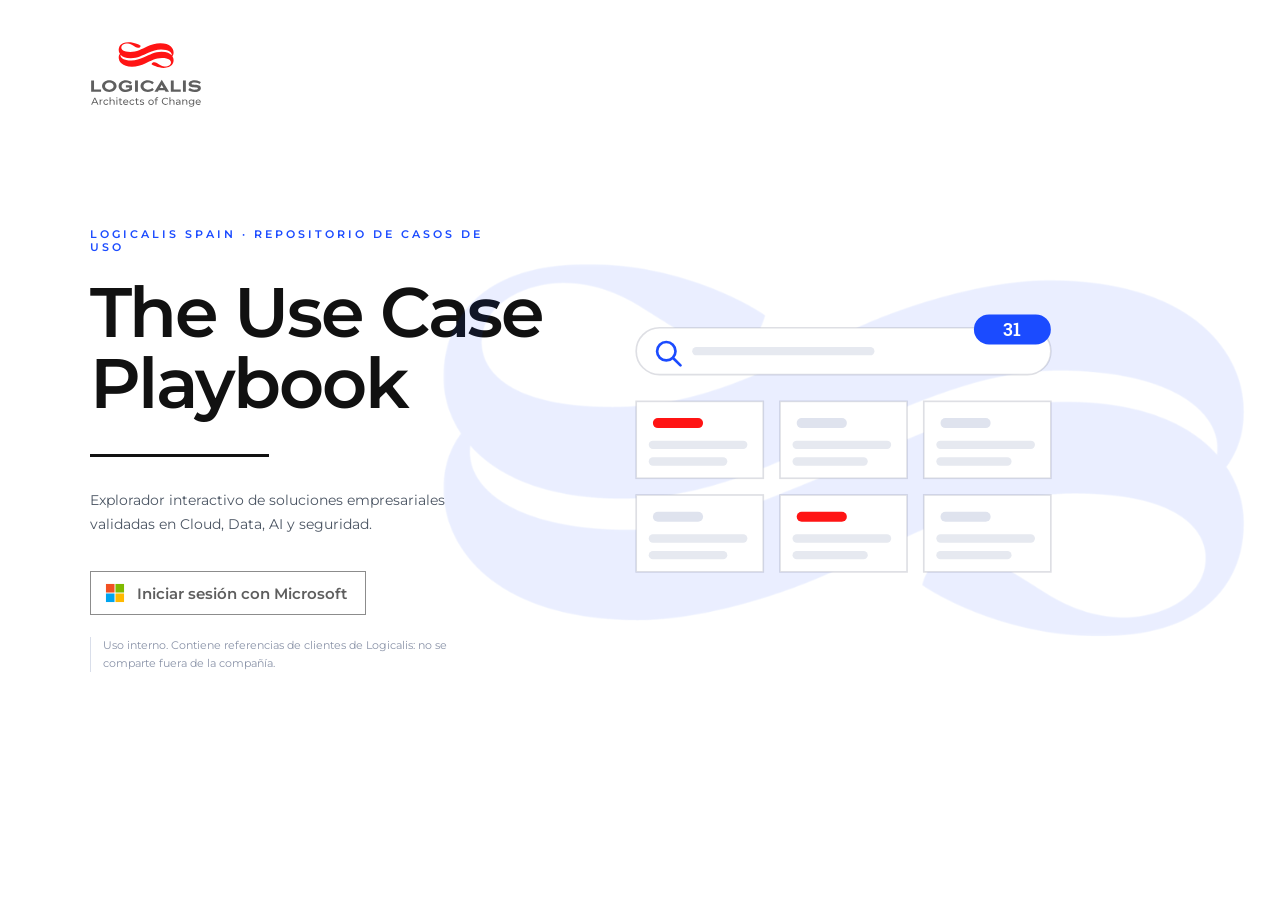
<file: index.html>
<!doctype html>
<html lang="es">
<head>
  <meta charset="utf-8">
  <meta name="viewport" content="width=device-width, initial-scale=1">
  <title>The Use Case Playbook · Logicalis Spain</title>
  <meta name="description" content="Repositorio de casos de uso de Data e IA de Logicalis Spain. Uso interno.">
  <link rel="icon" href="assets/isotipo-logicalis.png" type="image/png">
  <link rel="preconnect" href="https://fonts.googleapis.com">
  <link rel="preconnect" href="https://fonts.gstatic.com" crossorigin>
  <link href="https://fonts.googleapis.com/css2?family=Montserrat:wght@400;500;600;700&family=Roboto+Slab:wght@600&display=swap" rel="stylesheet">
  <link rel="stylesheet" href="portada.css?v=85195af78_1790085496">
</head>
<body>

  <!-- La portada: dos mitades sobre blanco. El botón de Microsoft lleva al inicio; el SSO de
       verdad (Entra ID) llegará con el despliegue, y el botón ya tiene la animación que tendrá. -->
  <section id="cover" aria-label="Portada">

    <aside class="cv-izq">
      <img class="cv-izq-logo" src="assets/logicalis-logo-rgb.svg" alt="Logicalis · Architects of Change">
      <div class="cv-izq-cuerpo">
        <p class="cv-izq-kicker">Logicalis Spain · Repositorio de casos de uso</p>
        <h1 class="cv-izq-h1">The Use Case<br>Playbook</h1>
        <div class="cv-izq-rule" aria-hidden="true"></div>
        <p class="cv-izq-txt">Explorador interactivo de soluciones empresariales<br>validadas en Cloud, Data, AI y seguridad.</p>
        <button class="cv-sso" id="cv-sso" type="button">
          <span class="ms"><svg viewBox="0 0 21 21" aria-hidden="true"><rect x="1" y="1" width="9" height="9" fill="#F25022"/>
            <rect x="11" y="1" width="9" height="9" fill="#7FBA00"/><rect x="1" y="11" width="9" height="9" fill="#00A4EF"/>
            <rect x="11" y="11" width="9" height="9" fill="#FFB900"/></svg><span class="anillo" aria-hidden="true"></span></span>
          <span class="txt">Iniciar sesión con Microsoft</span>
        </button>
        <p class="cv-izq-pie">Uso interno. Contiene referencias de clientes de Logicalis: no se comparte fuera de la compañía.</p>
      </div>
    </aside>

    <div class="cv-der" aria-hidden="true">
      <div class="cv-repo">
        <div class="cv-bloque">
          <div class="cv-wm"></div>
          <!-- la ilustración del explorador: el buscador, seis fichas y el contador de casos -->
          <svg class="cv-il" viewBox="0 0 320 190">
            <rect class="card" x="36" y="22" width="248" height="28" rx="14"/>
            <circle class="ico" cx="54" cy="36" r="5.5"/><path class="ico" d="M58.5 40.5l4 4"/>
            <line class="ln s" x1="72" y1="36" x2="176" y2="36"/>
            <rect class="card" x="36" y="66" width="76" height="46" rx="0"/>
            <rect class="bar b" x="46" y="76" width="30" height="6" rx="3"/><line class="ln s" x1="46" y1="92" x2="100" y2="92"/><line class="ln s" x1="46" y1="102" x2="88" y2="102"/>
            <rect class="card" x="122" y="66" width="76" height="46" rx="0"/>
            <rect class="bar" x="132" y="76" width="30" height="6" rx="3"/><line class="ln s" x1="132" y1="92" x2="186" y2="92"/><line class="ln s" x1="132" y1="102" x2="172" y2="102"/>
            <rect class="card" x="208" y="66" width="76" height="46" rx="0"/>
            <rect class="bar" x="218" y="76" width="30" height="6" rx="3"/><line class="ln s" x1="218" y1="92" x2="272" y2="92"/><line class="ln s" x1="218" y1="102" x2="258" y2="102"/>
            <rect class="card" x="36" y="122" width="76" height="46" rx="0"/>
            <rect class="bar" x="46" y="132" width="30" height="6" rx="3"/><line class="ln s" x1="46" y1="148" x2="100" y2="148"/><line class="ln s" x1="46" y1="158" x2="88" y2="158"/>
            <rect class="card" x="122" y="122" width="76" height="46" rx="0"/>
            <rect class="bar b" x="132" y="132" width="30" height="6" rx="3"/><line class="ln s" x1="132" y1="148" x2="186" y2="148"/><line class="ln s" x1="132" y1="158" x2="172" y2="158"/>
            <rect class="card" x="208" y="122" width="76" height="46" rx="0"/>
            <rect class="bar" x="218" y="132" width="30" height="6" rx="3"/><line class="ln s" x1="218" y1="148" x2="272" y2="148"/><line class="ln s" x1="218" y1="158" x2="258" y2="158"/>
            <rect class="pill" x="238" y="14" width="46" height="18" rx="9"/>
            <text id="cv-n" x="261" y="27" text-anchor="middle" font-family="Roboto Slab,serif" font-weight="600" font-size="11">31</text>
          </svg>
        </div>
      </div>
    </div>

  </section>

  <script src="portada.js?v=85195af78_1790085496"></script>
</body>
</html>
</file>
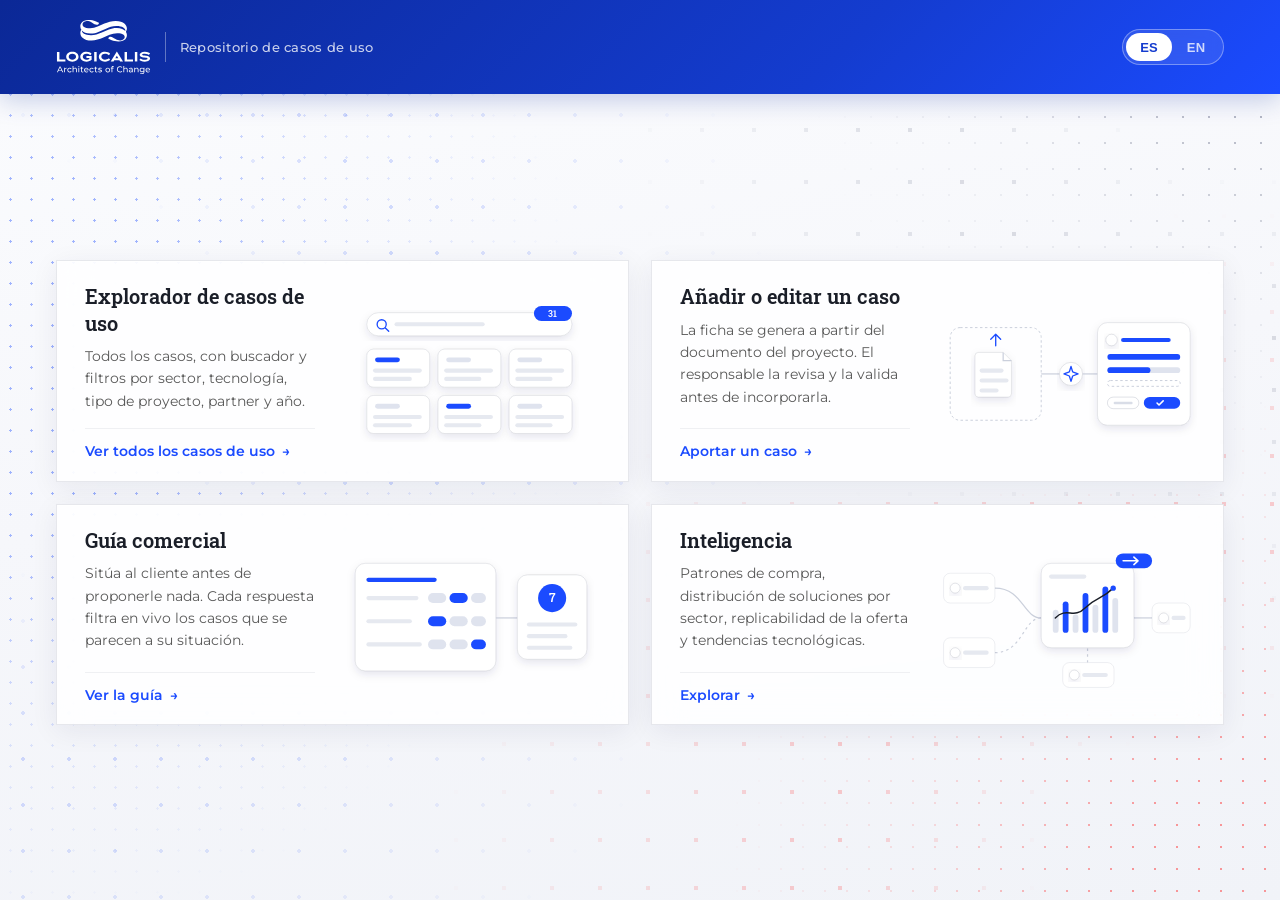
<file: inicio.html>
<!doctype html>
<html lang="es">
<head>
  <meta charset="utf-8">
  <meta name="viewport" content="width=device-width, initial-scale=1">
  <title>Inicio · The Use Case Playbook · Logicalis Spain</title>
  <link rel="icon" href="assets/isotipo-logicalis.png" type="image/png">
  <link rel="preconnect" href="https://fonts.googleapis.com">
  <link rel="preconnect" href="https://fonts.gstatic.com" crossorigin>
  <link href="https://fonts.googleapis.com/css2?family=Roboto+Slab:wght@400;500;600;700&family=Montserrat:wght@300;400;500;600;700;800&display=swap" rel="stylesheet">
  <link rel="stylesheet" href="styles.css?v=85195af78_1790085496">
  <link rel="stylesheet" href="inicio.css?v=85195af78_1790085496">
</head>
<body>

  <a href="#main-content" class="skip-link" data-i18n="skip">Saltar al contenido principal</a>

  <!-- el fondo del catálogo, para que las tres páginas sean la misma casa -->
  <div class="bgfx" aria-hidden="true">
    <span class="dfz z1"></span><span class="dfz z1b"></span>
    <span class="dfz z2"></span><span class="dfz z2b"></span>
    <span class="dfz z3"></span><span class="dfz z3b"></span>
  </div>

  <!-- la misma cabecera que el explorador -->
  <header>
    <div class="brandbar">
      <div class="titleblock">
        <a href="index.html" aria-label="Portada"><img class="brand-logo-img" src="assets/logicalis-logo-rgb.svg" alt="Logicalis - Architects of Change"></a>
        <span class="tsep" aria-hidden="true"></span>
        <p data-i18n="eyebrow">Repositorio de casos de uso</p>
      </div>
      <nav class="langpill" aria-label="Selector de idioma">
        <button type="button" class="lang-btn active" data-lang="es" aria-pressed="true">ES</button>
        <button type="button" class="lang-btn" data-lang="en" aria-pressed="false">EN</button>
      </nav>
    </div>
  </header>

  <main id="main-content" class="inicio">
    <div class="destinos">

      <a class="destino" id="ir-explorador" href="explorador.html">
        <h3 data-i18n="explorador.h">Explorador de casos de uso</h3>
        <p class="dsub" data-i18n="explorador.p">Todos los casos, con buscador y filtros por sector, tecnología, tipo de proyecto, partner y año.</p>
        <span class="dil"><svg class="il s7" viewBox="0 0 320 190" aria-hidden="true">
          <defs><filter id="som7" x="-10%" y="-10%" width="120%" height="130%"><feDropShadow dx="0" dy="4" stdDeviation="5" flood-color="#162044" flood-opacity=".10"/></filter></defs>
          <rect class="card" x="36" y="22" width="248" height="28" rx="14"/>
          <circle class="ico" cx="54" cy="36" r="5.5"/><path class="ico" d="M58.5 40.5l4 4"/>
          <line class="ln s" x1="72" y1="36" x2="176" y2="36"/>
          <rect class="card" x="36" y="66" width="76" height="46" rx="8"/>
          <rect class="bar b" x="46" y="76" width="30" height="6" rx="3"/><line class="ln s" x1="46" y1="92" x2="100" y2="92"/><line class="ln s" x1="46" y1="102" x2="88" y2="102"/>
          <rect class="card" x="122" y="66" width="76" height="46" rx="8"/>
          <rect class="bar" x="132" y="76" width="30" height="6" rx="3"/><line class="ln s" x1="132" y1="92" x2="186" y2="92"/><line class="ln s" x1="132" y1="102" x2="172" y2="102"/>
          <rect class="card" x="208" y="66" width="76" height="46" rx="8"/>
          <rect class="bar" x="218" y="76" width="30" height="6" rx="3"/><line class="ln s" x1="218" y1="92" x2="272" y2="92"/><line class="ln s" x1="218" y1="102" x2="258" y2="102"/>
          <rect class="card" x="36" y="122" width="76" height="46" rx="8"/>
          <rect class="bar" x="46" y="132" width="30" height="6" rx="3"/><line class="ln s" x1="46" y1="148" x2="100" y2="148"/><line class="ln s" x1="46" y1="158" x2="88" y2="158"/>
          <rect class="card" x="122" y="122" width="76" height="46" rx="8"/>
          <rect class="bar b" x="132" y="132" width="30" height="6" rx="3"/><line class="ln s" x1="132" y1="148" x2="186" y2="148"/><line class="ln s" x1="132" y1="158" x2="172" y2="158"/>
          <rect class="card" x="208" y="122" width="76" height="46" rx="8"/>
          <rect class="bar" x="218" y="132" width="30" height="6" rx="3"/><line class="ln s" x1="218" y1="148" x2="272" y2="148"/><line class="ln s" x1="218" y1="158" x2="258" y2="158"/>
          <rect class="pill" x="238" y="14" width="46" height="18" rx="9"/>
          <text id="in-n" x="261" y="27" text-anchor="middle" font-family="Roboto Slab,serif" font-weight="600" font-size="11" fill="#fff">31</text>
        </svg></span>
        <span class="dcta"><span data-i18n="explorador.c">Ver todos los casos de uso</span> <span class="fl">&rarr;</span></span>
      </a>

      <article class="destino pronto" tabindex="0">
        <span class="velo"><b data-i18n="pronto">Próximamente</b><small data-i18n="pronto.s">Estamos trabajando en ello</small></span>
        <h3 data-i18n="aportar.h">Añadir o editar un caso</h3>
        <p class="dsub" data-i18n="aportar.p">La ficha se genera a partir del documento del proyecto. El responsable la revisa y la valida antes de incorporarla.</p>
        <span class="dil"><svg class="il s5" viewBox="0 0 320 190" aria-hidden="true">
          <defs><filter id="som5" x="-10%" y="-10%" width="120%" height="130%"><feDropShadow dx="0" dy="4" stdDeviation="5" flood-color="#162044" flood-opacity=".10"/></filter></defs>
          <rect class="empty" x="22" y="40" width="110" height="112" rx="12" stroke-width="1.5"/>
          <path class="card" d="M56 70h30l10 10v40a4 4 0 0 1-4 4H56a4 4 0 0 1-4-4V74a4 4 0 0 1 4-4z"/>
          <path class="wire" d="M86 70v10h10"/>
          <line class="ln s" x1="60" y1="92" x2="84" y2="92"/>
          <line class="ln s" x1="60" y1="104" x2="90" y2="104"/>
          <line class="ln s" x1="60" y1="116" x2="78" y2="116"/>
          <path class="ico" d="M77 62V48M71 54l6-6 6 6"/>
          <path class="wire" d="M132 96h22"/>
          <circle class="node" cx="168" cy="96" r="14"/>
          <path class="ico" d="M168 87l2 6.5 6.5 2.5-6.5 2.5-2 6.5-2-6.5-6.5-2.5 6.5-2.5z"/>
          <path class="wire" d="M182 96h18"/>
          <rect class="card" x="200" y="34" width="112" height="124" rx="12"/>
          <circle class="node" cx="217" cy="55" r="7"/>
          <line class="ln b" x1="231" y1="55" x2="286" y2="55"/>
          <rect class="bar b" x="212" y="72" width="88" height="7" rx="3.5"/>
          <rect class="bar" x="212" y="88" width="88" height="7" rx="3.5"/>
          <rect class="bar b" x="212" y="88" width="52" height="7" rx="3.5"/>
          <rect class="empty" x="212" y="104" width="88" height="7" rx="3.5"/>
          <rect x="212" y="124" width="38" height="14" rx="7" fill="#fff" stroke="rgba(22,32,68,.16)"/>
          <line x1="221" y1="131" x2="241" y2="131" stroke="#D9DDE7" stroke-width="3" stroke-linecap="round"/>
          <rect class="pill" x="256" y="124" width="44" height="14" rx="7"/>
          <path class="pillico" d="M272 131.2l2.4 2.4 5-5"/>
        </svg></span>
        <span class="dcta"><span data-i18n="aportar.c">Aportar un caso</span> <span class="fl">&rarr;</span></span>
      </article>

      <article class="destino pronto" tabindex="0">
        <span class="velo"><b data-i18n="pronto">Próximamente</b><small data-i18n="pronto.s">Estamos trabajando en ello</small></span>
        <h3 data-i18n="guia.h">Guía comercial</h3>
        <p class="dsub" data-i18n="guia.p">Sitúa al cliente antes de proponerle nada. Cada respuesta filtra en vivo los casos que se parecen a su situación.</p>
        <span class="dil"><svg class="il s4" viewBox="0 0 320 190" aria-hidden="true">
          <defs><filter id="som4" x="-10%" y="-10%" width="120%" height="130%"><feDropShadow dx="0" dy="4" stdDeviation="5" flood-color="#162044" flood-opacity=".10"/></filter></defs>
          <rect class="card" x="22" y="30" width="170" height="130" rx="12"/>
          <line class="ln b" x1="38" y1="50" x2="118" y2="50"/>
          <line class="ln s" x1="38" y1="72" x2="96" y2="72"/>
          <rect class="bar" x="110" y="66" width="22" height="12" rx="6"/><rect class="bar b" x="136" y="66" width="22" height="12" rx="6"/><rect class="bar" x="162" y="66" width="18" height="12" rx="6"/>
          <line class="ln s" x1="38" y1="100" x2="88" y2="100"/>
          <rect class="bar b" x="110" y="94" width="22" height="12" rx="6"/><rect class="bar" x="136" y="94" width="22" height="12" rx="6"/><rect class="bar" x="162" y="94" width="18" height="12" rx="6"/>
          <line class="ln s" x1="38" y1="128" x2="100" y2="128"/>
          <rect class="bar" x="110" y="122" width="22" height="12" rx="6"/><rect class="bar" x="136" y="122" width="22" height="12" rx="6"/><rect class="bar b" x="162" y="122" width="18" height="12" rx="6"/>
          <path class="wire" d="M192 96h26"/>
          <rect class="card" x="218" y="44" width="84" height="102" rx="12"/>
          <circle class="pill" cx="260" cy="72" r="17"/>
          <text x="260" y="77" text-anchor="middle" font-family="Roboto Slab,serif" font-weight="600" font-size="15" fill="#fff">7</text>
          <line class="ln s" x1="232" y1="104" x2="288" y2="104"/>
          <line class="ln s" x1="232" y1="118" x2="276" y2="118"/>
          <line class="ln s" x1="232" y1="132" x2="282" y2="132"/>
        </svg></span>
        <span class="dcta"><span data-i18n="guia.c">Ver la guía</span> <span class="fl">&rarr;</span></span>
      </article>

      <article class="destino pronto" tabindex="0">
        <span class="velo"><b data-i18n="pronto">Próximamente</b><small data-i18n="pronto.s">Estamos trabajando en ello</small></span>
        <h3 data-i18n="inteligencia.h">Inteligencia</h3>
        <p class="dsub" data-i18n="inteligencia.p">Patrones de compra, distribución de soluciones por sector, replicabilidad de la oferta y tendencias tecnológicas.</p>
        <span class="dil"><svg class="il s6" viewBox="0 0 320 190" aria-hidden="true">
          <defs><filter id="som6" x="-10%" y="-10%" width="120%" height="130%"><feDropShadow dx="0" dy="4" stdDeviation="5" flood-color="#162044" flood-opacity=".10"/></filter></defs>
          <path class="wire" d="M76 60C110 60 110 96 132 96"/>
          <path class="wire d" d="M76 138C110 138 110 96 132 96"/>
          <path class="wire" d="M244 96h22"/>
          <path class="wire d" d="M188 150v-18"/>
          <rect class="card2" x="14" y="42" width="62" height="36" rx="8"/>
          <circle class="node" cx="28" cy="60" r="6"/>
          <line class="ln s" x1="40" y1="60" x2="66" y2="60"/>
          <rect class="card2" x="14" y="120" width="62" height="36" rx="8"/>
          <circle class="node" cx="28" cy="138" r="6"/>
          <line class="ln s" x1="40" y1="138" x2="66" y2="138"/>
          <rect class="card2" x="266" y="78" width="46" height="36" rx="8"/>
          <circle class="node" cx="280" cy="96" r="6"/>
          <line class="ln s" x1="292" y1="96" x2="304" y2="96"/>
          <rect class="card2" x="158" y="150" width="62" height="30" rx="8"/>
          <circle class="node" cx="172" cy="165" r="6"/>
          <line class="ln s" x1="184" y1="165" x2="210" y2="165"/>
          <rect class="card" x="132" y="30" width="112" height="102" rx="12"/>
          <line class="ln s" x1="144" y1="46" x2="184" y2="46"/>
          <rect class="bar" x="146" y="86" width="7" height="28" rx="3.5"/>
          <rect class="bar b" x="158" y="76" width="7" height="38" rx="3.5"/>
          <rect class="bar" x="170" y="92" width="7" height="22" rx="3.5"/>
          <rect class="bar b" x="182" y="66" width="7" height="48" rx="3.5"/>
          <rect class="bar" x="194" y="80" width="7" height="34" rx="3.5"/>
          <rect class="bar b" x="206" y="58" width="7" height="56" rx="3.5"/>
          <rect class="bar" x="218" y="72" width="7" height="42" rx="3.5"/>
          <path d="M149 96c14-14 22 2 36-12s20-10 34-24" fill="none" stroke="#1A1E28" stroke-width="1.8" stroke-linecap="round"/>
          <circle class="dot" cx="219" cy="60" r="3.2"/>
          <rect class="pill" x="222" y="18" width="44" height="18" rx="9"/>
          <path class="pillico" d="M231 27h18M244 22.5l5 4.5-5 4.5"/>
        </svg></span>
        <span class="dcta"><span data-i18n="inteligencia.c">Explorar</span> <span class="fl">&rarr;</span></span>
      </article>

    </div>
  </main>

  <script src="inicio.js?v=85195af78_1790085496"></script>
</body>
</html>
</file>
<file: portada.css>
/* =======================================================================
   PORTADA · The Use Case Playbook
   Dos mitades sobre blanco, patrón editorial. Izquierda: logo, etiqueta,
   el título grande, la línea, la frase del explorador, el botón de Microsoft
   y la nota de uso interno. Derecha: la ilustración del repositorio con el
   isotipo de Logicalis en marca de agua detrás, los dos en bloque.
   Paleta oficial: azul #1B4BFF, rojo #FF1414, negro #111, grises.
   Tipografías: Montserrat (todo, título incluido). Roboto Slab solo en el
   contador de la ilustración.
   ======================================================================= */
:root{ --iso:url("assets/isotipo-logicalis.png"); }

*{margin:0;padding:0;box-sizing:border-box}
html{background:#fff}
body{font-family:'Montserrat',sans-serif;color:#111;-webkit-font-smoothing:antialiased;min-height:100vh}
button{font-family:inherit}

#cover{display:grid;grid-template-columns:45% 55%;align-items:stretch;min-height:100vh;background:#fff;overflow:hidden}
#cover.saliendo{animation:cvfuera .42s cubic-bezier(.4,0,.2,1) forwards}
@keyframes cvfuera{to{opacity:0;transform:scale(1.02)}}

/* ---------- izquierda ---------- */
.cv-izq{position:relative;z-index:2;display:flex;flex-direction:column;justify-content:center;min-height:100vh;
  padding:clamp(40px,6vh,64px) clamp(40px,7vw,110px);background:transparent;color:#111}
.cv-izq-logo{position:absolute;top:clamp(32px,4.6vh,48px);left:clamp(40px,7vw,110px);height:clamp(54px,7.4vh,70px);width:auto;margin:0}
.cv-izq-cuerpo{position:relative;max-width:640px;animation:cvcard .9s cubic-bezier(.22,.9,.35,1) .2s both}
@keyframes cvcard{from{opacity:0;transform:translateY(14px)}to{opacity:1;transform:none}}
.cv-izq-kicker{font-size:10.5px;font-weight:600;letter-spacing:3px;text-transform:uppercase;color:#1B4BFF;margin:0 0 clamp(16px,2.6vh,26px)}
/* el título en Montserrat (22/09), antes iba en Roboto Slab */
.cv-izq-h1{font-family:'Montserrat',sans-serif;font-weight:600;font-size:clamp(46px,5.5vw,86px);line-height:1;letter-spacing:-.03em;color:#111;margin:0;white-space:nowrap}
.cv-izq-rule{width:clamp(150px,14vw,210px);height:3px;background:#111;margin:clamp(26px,4vh,40px) 0 clamp(24px,3.6vh,36px)}
.cv-izq-txt{font-weight:400;font-size:14px;line-height:1.7;color:#4B5563;margin:0}
.cv-izq-pie{margin:22px 0 0;padding-left:12px;border-left:1px solid #D9DEEA;font-size:11px;line-height:1.6;color:#8A93A8;max-width:400px}

/* el botón de Microsoft, como lo pinta Microsoft: blanco, borde gris, los cuatro cuadros */
.cv-sso{appearance:none;cursor:pointer;position:relative;display:inline-flex;align-items:center;gap:12px;height:44px;
  margin:clamp(26px,3.8vh,34px) 0 0;padding:0 18px 0 14px;border-radius:0;background:#fff;border:1px solid #8C8C8C;color:#5E5E5E;
  font-size:15px;font-weight:600;transition:background .18s,border-color .18s}
.cv-sso:hover{background:#F7F7F7;border-color:#5E5E5E}
.cv-sso:focus-visible{outline:2px solid #1B4BFF;outline-offset:3px}
.cv-sso .ms{flex:none;width:20px;height:20px;display:inline-flex;align-items:center;justify-content:center}
.cv-sso svg{width:20px;height:20px;flex:none}
.cv-sso .anillo{display:none;width:16px;height:16px;border-radius:50%;border:2px solid rgba(94,94,94,.3);border-top-color:#5E5E5E;animation:cvgira .8s linear infinite}
@keyframes cvgira{to{transform:rotate(360deg)}}
.cv-sso.cargando{pointer-events:none;background:#F7F7F7}
.cv-sso.cargando svg{display:none}
.cv-sso.cargando .anillo{display:block}

/* ---------- derecha: la ilustración y el infinito, en bloque ---------- */
.cv-der{position:relative;overflow:visible;background:transparent;min-height:100vh}
.cv-repo{position:absolute;inset:0;display:flex;align-items:center;justify-content:flex-start;z-index:2;pointer-events:none}
.cv-bloque{position:relative;width:min(76%,740px)}
/* el isotipo detrás, plano y en azul: con mucho más contraste que antes (22/09) */
.cv-bloque .cv-wm{position:absolute;left:50%;top:50%;transform:translate(-50%,-50%);width:150%;aspect-ratio:1001/465;background:#1B4BFF;opacity:.30;z-index:0;
  filter:blur(1.5px);pointer-events:none;-webkit-mask:var(--iso) center/contain no-repeat;mask:var(--iso) center/contain no-repeat}
.cv-repo svg{position:relative;z-index:1;width:100%;height:auto;display:block;overflow:visible;animation:cvcard 1s cubic-bezier(.22,.9,.35,1) .35s both}
.cv-il .card{fill:#fff;stroke:rgba(22,32,68,.14);stroke-width:1}
.cv-il .ln{stroke:#D9DDE7;stroke-width:5;stroke-linecap:round}
.cv-il .ln.s{stroke:#E6E9F0}
.cv-il .bar{fill:#DFE3EE}
.cv-il .bar.b{fill:#FF1414}
.cv-il .ico{fill:none;stroke:#1B4BFF;stroke-width:1.6;stroke-linecap:round;stroke-linejoin:round}
.cv-il .pill{fill:#1B4BFF}
.cv-il text{fill:#fff}

@media (max-width:900px){
  #cover{grid-template-columns:1fr}
  .cv-izq{min-height:0;padding:110px 28px 40px}
  .cv-izq-logo{left:28px;top:32px}
  .cv-izq-h1{font-size:clamp(44px,11vw,64px)}
  .cv-der{min-height:52vh}
  .cv-repo{justify-content:center}
}
@media (prefers-reduced-motion:reduce){
  .cv-izq-cuerpo,.cv-repo svg,#cover.saliendo{animation:none}
}
</file>
<file: styles.css>
/* Logicalis Use Case Catalog - Stylesheet
 * Visual language ported from "The Use Case Playbook" (liquid-glass design),
 * adapted to the existing Alpine.js app (app.js) — markup/logic unchanged.
 * Display type: Roboto Slab. UI/body type: Montserrat.
 * Conforms to WCAG 2.1 AA accessibility standards.
 */

[x-cloak] {
  display: none !important;
}

:root {
  /* Brand */
  --red: #FF1414;
  --red-deep: #FC1A1A;
  --red-dark: #C40511;
  --blue: #1B4BFF;
  --blue-dark: #143CCF;
  --blue-soft: #4A6FFF;
  --navy: #16355C;

  /* Legacy aliases kept so any leftover reference still resolves */
  --brand-blue-deep: #0B2896;
  --brand-blue: #143CCD;
  --brand-blue-bright: #194BFF;
  --brand-blue-subtle: #EAF0FF;
  --brand-red: #FF1414;
  --brand-red-deep: #D40000;

  /* Typography */
  --font-display: 'Roboto Slab', Georgia, serif;
  --font-body: 'Montserrat', system-ui, -apple-system, 'Segoe UI', sans-serif;

  /* Page background */
  --bg-page: #F6F7FB;

  /* Glass surfaces */
  --glass: rgba(255, 255, 255, .70);
  --glass-2: rgba(255, 255, 255, .86);
  --glass-3: rgba(255, 255, 255, .96);
  --glass-solid: #FFFFFF;
  --edge: rgba(22, 32, 68, .10);
  --edge-2: rgba(22, 32, 68, .17);
  --edge-soft: rgba(22, 32, 68, .06);
  --sheen: inset 0 1px 0 rgba(255, 255, 255, .92);
  --sheen-soft: inset 0 1px 0 rgba(255, 255, 255, .75);
  --drop: 0 6px 26px rgba(22, 32, 68, .07);
  --drop-lg: 0 20px 54px rgba(22, 32, 68, .16);

  /* Ink */
  --ink: #1A1E28;
  --sec: #595959;
  --muted: #9AA0AA;
  --line: #E6E6E6;
  --line-soft: #EFF0F3;

  /* Legacy aliases used by a few leftover selectors */
  --text-primary: var(--ink);
  --text-secondary: var(--sec);
  --text-muted: var(--muted);
  --border-subtle: var(--line-soft);
  --border-medium: var(--line);
  --border-focus: var(--blue);
  --bg-surface: #FFFFFF;
  --bg-surface-alt: var(--line-soft);

  /* Shape & motion */
  --radius-sm: 8px;
  --radius-md: 12px;
  --radius-lg: 16px;
  --radius-full: 9999px;
  --transition-fast: 150ms cubic-bezier(.4, 0, .2, 1);
  --transition-normal: 220ms cubic-bezier(.4, 0, .2, 1);
}

/* Reset & Base */
*, *::before, *::after {
  box-sizing: border-box;
  margin: 0;
  padding: 0;
}

html {
  font-family: var(--font-body);
  background: var(--bg-page);
  color: var(--ink);
  line-height: 1.5;
  -webkit-font-smoothing: antialiased;
  scroll-behavior: smooth;
}

/* body intentionally has no opaque background: it lets the fixed .bgfx dot
   layer (z-index:-2) show through underneath the scrolling content. */
body {
  min-height: 100vh;
  display: flex;
  flex-direction: column;
  font-family: var(--font-body);
  background: transparent;
  color: var(--ink);
  font-size: 15px;
  line-height: 1.6;
  position: relative;
}

::selection {
  background: rgba(27, 75, 255, .18);
  color: var(--ink);
}

*{scrollbar-width:thin;scrollbar-color:rgba(11,40,150,.28) transparent}

/* Accessibility: Skip Link & Focus Rings */
.skip-link {
  position: absolute;
  top: -40px;
  left: 1rem;
  background: var(--blue);
  color: #FFFFFF;
  padding: 0.5rem 1rem;
  z-index: 1000;
  font-weight: 600;
  border-radius: var(--radius-sm);
  transition: top var(--transition-fast);
  text-decoration: none;
}

.skip-link:focus {
  top: 1rem;
}

:focus-visible {
  outline: 2px solid var(--border-focus);
  outline-offset: 2px;
}

.sr-only {
  position: absolute;
  width: 1px;
  height: 1px;
  padding: 0;
  margin: -1px;
  overflow: hidden;
  clip: rect(0, 0, 0, 0);
  white-space: nowrap;
  border-width: 0;
}

/* --------------------------------------------------------------
   Fixed decorative background: clusters of dots per corner, fixed;
   the content scrolls over it. Ported as-is from the source design.
   -------------------------------------------------------------- */
.bgfx {
  position: fixed;
  inset: 0;
  z-index: -2;
  pointer-events: none;
  overflow: hidden;
  background: linear-gradient(170deg, #FBFCFE 0%, #F6F7FB 48%, #F1F3F8 100%);
}

.dfz {
  position: absolute;
  inset: 0;
  display: block;
  pointer-events: none;
  background-image: radial-gradient(var(--c) var(--r), transparent var(--r));
  background-size: var(--s) var(--s);
}

.dfz.z1 {
  --c: rgba(27, 75, 255, .40); --r: 1.15px; --s: 21px;
  mask-image: radial-gradient(46% 66% at 0% 38%, #000 0%, #000 30%, rgba(0, 0, 0, .34) 64%, transparent 100%);
  -webkit-mask-image: radial-gradient(46% 66% at 0% 38%, #000 0%, #000 30%, rgba(0, 0, 0, .34) 64%, transparent 100%);
}
.dfz.z1b {
  --c: rgba(27, 75, 255, .22); --r: 2.1px; --s: 46px;
  mask-image: radial-gradient(66% 94% at 0% 40%, transparent 0%, transparent 24%, rgba(0, 0, 0, .85) 48%, transparent 92%);
  -webkit-mask-image: radial-gradient(66% 94% at 0% 40%, transparent 0%, transparent 24%, rgba(0, 0, 0, .85) 48%, transparent 92%);
}
.dfz.z2 {
  --c: rgba(255, 20, 20, .42); --r: 1.15px; --s: 22px;
  mask-image: radial-gradient(44% 56% at 100% 100%, #000 0%, #000 28%, rgba(0, 0, 0, .3) 64%, transparent 100%);
  -webkit-mask-image: radial-gradient(44% 56% at 100% 100%, #000 0%, #000 28%, rgba(0, 0, 0, .3) 64%, transparent 100%);
}
.dfz.z2b {
  --c: rgba(255, 20, 20, .26); --r: 2.2px; --s: 48px;
  mask-image: radial-gradient(72% 84% at 100% 100%, transparent 0%, transparent 26%, rgba(0, 0, 0, .8) 50%, transparent 92%);
  -webkit-mask-image: radial-gradient(72% 84% at 100% 100%, transparent 0%, transparent 26%, rgba(0, 0, 0, .8) 50%, transparent 92%);
}
.dfz.z3 {
  --c: rgba(22, 32, 68, .30); --r: 1.3px; --s: 26px;
  mask-image: radial-gradient(38% 52% at 100% 0%, #000 0%, #000 26%, rgba(0, 0, 0, .26) 62%, transparent 100%);
  -webkit-mask-image: radial-gradient(38% 52% at 100% 0%, #000 0%, #000 26%, rgba(0, 0, 0, .26) 62%, transparent 100%);
}
.dfz.z3b {
  --c: rgba(22, 32, 68, .19); --r: 2.2px; --s: 52px;
  mask-image: radial-gradient(60% 78% at 100% 0%, transparent 0%, transparent 24%, rgba(0, 0, 0, .7) 48%, transparent 90%);
  -webkit-mask-image: radial-gradient(60% 78% at 100% 0%, transparent 0%, transparent 24%, rgba(0, 0, 0, .7) 48%, transparent 90%);
}

@keyframes fadein { from { opacity: 0; transform: translateY(8px); } to { opacity: 1; transform: none; } }
@keyframes spin { to { transform: rotate(360deg); } }
@keyframes pulse-dot { 0%, 100% { opacity: .4; transform: scale(.9); } 50% { opacity: 1; transform: scale(1.2); } }
@keyframes shimmer { 0% { background-position: 200% 0; } 100% { background-position: -200% 0; } }

/* =========================================================================
   CABECERA (brandbar) — Logicalis blue gradient, logo + lang switcher.
   ========================================================================= */
header {
  position: sticky; top: 0; z-index: 40;
  background: linear-gradient(135deg, var(--brand-blue-deep) 0%, var(--blue-dark) 65%, var(--blue) 100%);
  box-shadow: 0 6px 24px rgba(11, 40, 150, .22);
}

.brandbar {
  max-width: 1720px; margin: 0 auto; padding: 19px 56px;
  display: flex; align-items: center; justify-content: space-between; gap: 20px;
}

.titleblock { display: flex; align-items: center; gap: 14px; min-width: 0; }
/* el logo entero en blanco: el vector RGB invertido, como en el playbook; 56 px como allí */
.brand-logo-img { height: 56px; width: auto; display: block; flex: none; filter: brightness(0) invert(1); }
.titleblock a { display: block; line-height: 0; }
.titleblock .tsep { width: 1px; height: 30px; background: rgba(255, 255, 255, .35); flex: none; }
.titleblock p {
  margin: 0; font-size: 13px; font-weight: 500; letter-spacing: .3px;
  color: rgba(255, 255, 255, .78); white-space: nowrap; overflow: hidden; text-overflow: ellipsis;
}

/* «Inicio» en la barra azul, junto al selector de idioma */
.hdtools { display: inline-flex; align-items: center; gap: 12px; flex: none; }
.hdtools .edwrap-btn { margin-left: 6px; }
.hdinicio {
  display: inline-flex; align-items: center; gap: 8px; height: 36px; padding: 0 14px;
  border: 1px solid rgba(255, 255, 255, .35); background: rgba(255, 255, 255, .10);
  border-radius: var(--radius-full); color: rgba(255, 255, 255, .88);
  font-size: 13px; font-weight: 500; text-decoration: none; white-space: nowrap;
  backdrop-filter: blur(8px); transition: background .16s, color .16s, border-color .16s;
}
.hdinicio svg { width: 15px; height: 15px; flex: none; }
.hdinicio:hover { background: #fff; border-color: #fff; color: var(--brand-blue); }
.hdinicio:focus-visible { outline: 2px solid #fff; outline-offset: 2px; }

/* Language Switcher */
.langpill {
  display: inline-flex; flex: none;
  border: 1px solid rgba(255, 255, 255, .35);
  background: rgba(255, 255, 255, .10);
  border-radius: var(--radius-full);
  padding: .2rem;
  backdrop-filter: blur(8px);
}
.lang-btn {
  appearance: none; border: 0; background: none; cursor: pointer;
  padding: .4rem .9rem; font-size: .8125rem; font-weight: 700; letter-spacing: .02em;
  color: rgba(255, 255, 255, .78); border-radius: var(--radius-full);
  transition: all var(--transition-fast);
}
.lang-btn:hover { color: #fff; }
.lang-btn.active { background: #fff; color: var(--blue-dark); }

/* =========================================================================
   CONTENIDO PRINCIPAL
   ========================================================================= */
/* Skip-link jump target: keep a small buffer so the sticky header never
   covers the top of main content when a keyboard user activates it. */
#main-content { scroll-margin-top: 84px; }

.page-inner {
  max-width: 1720px; margin: 0 auto; padding: 34px 56px 24px;
}
/* «Inicio» se fue a la cabecera: este relleno mantiene el hueco que dejaba entre la barra
   azul y el título, que es el que a Gerard le gusta (22/09) */
body.explorador .page-inner { padding-top: 90px; }
/* «<- Inicio», como en el playbook */
.backbtn {
  display: inline-block; appearance: none; border: 1px solid var(--edge); background: var(--glass-3); border-radius: 11px;
  padding: 10px 18px; cursor: pointer; font-size: 13.5px; font-weight: 600; color: var(--sec); text-decoration: none;
  transition: all .16s; margin-bottom: 20px; box-shadow: var(--sheen-soft);
}
.backbtn:hover { border-color: var(--blue); color: var(--blue); }

.vhead { margin-bottom: 26px; text-align: left; display: flex; align-items: flex-start; gap: 20px; }
.vhead-txt { flex: 1; min-width: 0; }
.vhead .vtitle {
  font-family: var(--font-display); font-weight: 600; font-size: 26px;
  line-height: 1.25; letter-spacing: -.2px; color: var(--ink);
}
.vhead .vsub {
  color: var(--sec); font-weight: 400; font-size: 14.5px; margin: 6px 0 0; max-width: 840px;
}

/* Search bar — holds the input, the search-mode switcher and the semantic
   model status pill in a single compact row (wraps on narrow viewports). */
/* la barra: a la izquierda el buscador y ordenar; a la derecha, en columna, la relevancia
   mínima encima de los modos de búsqueda, las dos del mismo ancho */
.searchbar { display: flex; gap: 12px; flex-wrap: wrap; margin-bottom: 14px; align-items: flex-start; }
.sb-busca { flex: 1 1 460px; display: flex; flex-direction: column; align-items: stretch; gap: 8px; min-width: 0; }
.sb-busca .sortwrap { align-self: flex-start; }
/* debajo del buscador y pegados a su izquierda: añadir un caso y ordenar */
.sb-abajo { display: flex; gap: 8px; align-items: stretch; }
.sb-input { position: relative; flex: 1 1 auto; min-width: 0; }
.sb-modos { flex: none; display: flex; flex-direction: column; align-items: stretch; justify-content: flex-end;
  gap: 8px; min-height: 106px; }
.sb-modos > * { width: 100%; }
.searchwrap { position: relative; display: block; min-width: 0; }
/* ordenar: el desplegable de siempre, con su icono */
.sortwrap { position: relative; flex: none; display: inline-flex; align-items: center; }
.sortwrap svg { position: absolute; left: 13px; width: 16px; height: 16px; color: var(--muted); pointer-events: none; }
.sortsel {
  appearance: none; -webkit-appearance: none; border: 1px solid var(--edge); border-radius: 12px; height: 49px; padding: 0 34px 0 38px;
  font-size: 13.5px; font-family: inherit; color: var(--sec); background: var(--glass-3)
    url("data:image/svg+xml;utf8,<svg xmlns='http://www.w3.org/2000/svg' viewBox='0 0 24 24' fill='none' stroke='%239AA0AA' stroke-width='2' stroke-linecap='round' stroke-linejoin='round'><polyline points='6 9 12 15 18 9'/></svg>") no-repeat right 12px center / 14px;
  outline: none; cursor: pointer; box-shadow: var(--sheen-soft); transition: border-color .16s, color .16s;
}
.sortsel:hover, .sortsel:focus { border-color: var(--blue); color: var(--ink); }
.searchwrap .lupa {
  position: absolute; left: 16px; top: 50%; translate: 0 -50%; width: 18px; height: 18px; pointer-events: none;
  fill: none; stroke: var(--blue); stroke-width: 2; stroke-linecap: round; stroke-linejoin: round;
}
.search {
  width: 100%; border: 1.5px solid rgba(27, 75, 255, .3); border-radius: 12px;
  padding: 14px 44px 14px 46px; font-size: 15.5px; font-family: inherit;
  color: var(--ink); outline: none; background: #fff;
  transition: border .16s, box-shadow .16s; box-shadow: 0 2px 12px rgba(11, 40, 150, .08);
}
.search::placeholder { color: #6e7690; }
.search:focus { border-color: var(--blue); box-shadow: 0 0 0 3px rgba(27, 75, 255, .14), 0 2px 12px rgba(11, 40, 150, .08); }
.search-clear-btn {
  position: absolute; right: 6px; top: 50%; translate: 0 -50%;
  background: transparent; border: none; color: var(--muted); cursor: pointer;
  padding: .4rem; border-radius: 50%; display: flex; align-items: center; justify-content: center;
  transition: color var(--transition-fast), background-color var(--transition-fast);
}
.search-clear-btn:hover { color: var(--ink); background-color: var(--line-soft); }

/* Search mode switcher + semantic model status — no equivalent component in
   the source design; reuses its "pill" visual language (see .langpill).
   Both sit inline in .searchbar, to the right of the input. */
.search-mode-switcher {
  flex: none; height: 49px;
  display: flex; align-items: stretch; background: var(--glass-3); padding: 5px; border-radius: 12px;
  border: 1px solid var(--edge); box-shadow: var(--sheen-soft);
}
.search-mode-switcher .search-mode-btn { flex: 1; justify-content: center; }
.search-mode-btn {
  appearance: none; background: transparent; border: none; cursor: pointer; font-family: inherit;
  color: var(--sec); padding: 0 14px; font-size: 13.5px; font-weight: 500; white-space: nowrap;
  border-radius: 9px; transition: background .16s, color .16s;
  display: inline-flex; align-items: center; gap: .3rem;
}
.search-mode-btn:hover:not(:disabled) { color: var(--ink); background: rgba(27, 75, 255, .06); }
/* el activo se marca con el marco, no con un relleno azul que se come la barra */
.search-mode-btn.active { background: #fff; color: var(--blue-dark); font-weight: 600; box-shadow: inset 0 0 0 1.5px var(--blue); }
.search-mode-btn:disabled { opacity: .5; cursor: not-allowed; }

.model-status-pill {
  flex: none;
  display: inline-flex; align-items: center; gap: .4rem;
  font-size: .75rem; font-weight: 500; padding: .3rem .8rem;
  border-radius: var(--radius-full); border: 1px solid var(--edge); background: var(--glass-2);
  color: var(--sec);
}
.model-status-pill.status-ready { border-color: rgba(27, 75, 255, .3); color: var(--blue-dark); background: rgba(27, 75, 255, .07); }
.model-status-pill.status-error { border-color: rgba(255, 20, 20, .3); color: var(--red-dark); background: rgba(255, 20, 20, .06); }
.status-dot { width: 7px; height: 7px; border-radius: 50%; display: inline-block; }
.status-dot.dot-ready { background-color: var(--blue); box-shadow: 0 0 6px var(--blue); }
.status-dot.dot-loading { background-color: var(--blue); animation: pulse-dot 1.2s infinite; }
.status-dot.dot-error { background-color: var(--red); }
.mini-spinner {
  width: 12px; height: 12px; border: 2px solid rgba(27, 75, 255, .25);
  border-top-color: var(--blue); border-radius: 50%; animation: spin .8s linear infinite;
}

/* Semantic relevance threshold slider */
/* la relevancia minima: la misma caja que los demas controles */
.threshold-control {
  flex: none; height: 49px; justify-content: flex-start;
  display: flex; align-items: center; gap: 10px;
  font-size: 13.5px; font-weight: 500; color: var(--sec);
  padding: 0 16px; border-radius: 12px;
  border: 1px solid var(--edge); background: var(--glass-3); box-shadow: var(--sheen-soft);
}
/* al tocarla, el marco se marca; en modo texto exacto se queda apagada, pero no desaparece */
.threshold-control:focus-within { border-color: var(--blue); box-shadow: inset 0 0 0 1px var(--blue); }
.threshold-control.apagado { opacity: .42; }
.threshold-control.apagado input { pointer-events: none; }
.threshold-control label { white-space: nowrap; cursor: help; }
.threshold-control input[type="range"] {
  flex: 1; min-width: 90px; accent-color: var(--blue); cursor: pointer;
}
.threshold-control .threshold-value {
  font-variant-numeric: tabular-nums; font-weight: 600; color: var(--blue-dark);
  min-width: 2.6em; text-align: right;
}

/* Active filter chips */
.chips { display: flex; gap: 6px; flex-wrap: wrap; margin: 0 0 10px; }
.chips:empty { display: none; }
.fchip {
  appearance: none; display: inline-flex; align-items: center; gap: 6px; cursor: pointer;
  border: 1px solid rgba(27, 75, 255, .22); background: rgba(27, 75, 255, .07); color: var(--blue-dark);
  border-radius: 14px; padding: 4px 9px 4px 11px; font-size: 12px; font-weight: 600;
  transition: all .15s;
}
.fchip .x { font-size: 15px; line-height: 1; color: var(--muted); }
.fchip:hover { border-color: var(--red); background: rgba(255, 20, 20, .06); color: var(--red-dark); }
.fchip:hover .x { color: var(--red); }
.fchip.todos { background: #fff; border-color: var(--edge); color: var(--sec); }

.resline { font-size: 13px; color: var(--muted); margin-bottom: 12px; text-align: left; }
.resline strong, .resline b { color: var(--ink); font-weight: 700; }

/* =========================================================================
   EXPLORADOR: facetas + tarjetas
   ========================================================================= */
.explorer { display: grid; grid-template-columns: 268px minmax(0, 1fr); gap: 26px; align-items: start; }
/* En pantalla ancha la lista ocupa justo el alto que queda (app.js pone el alto de main en px):
   el titulo, los filtros y el buscador se quedan quietos y solo bajan las tarjetas. */
@media (min-width: 1181px) {
  body.explorador main.results-area { display: flex; flex-direction: column; overflow: hidden; }
  body.explorador .page-inner { flex: 1; min-height: 0; display: flex; flex-direction: column; width: 100%; }
  body.explorador .backbtn { margin-bottom: 12px; align-self: flex-start; }
  body.explorador .vhead { margin-bottom: 14px; }
  body.explorador .explorer { flex: 1; min-height: 0; align-items: stretch; }
  body.explorador .facets { position: static; max-height: 100%; overflow-y: auto; align-self: start; }
  body.explorador .explorer > div { display: flex; flex-direction: column; min-height: 0; }
  body.explorador .searchbar { margin-bottom: 12px; }
  body.explorador .resline { margin-bottom: 10px; }
  body.explorador .cards { flex: 1; min-height: 0; overflow-y: auto; align-content: start; padding: 6px 8px 24px 6px; margin: -6px -8px 0 -6px; }
}
/* portatil bajo (768 de alto con la barra del navegador): menos aire arriba para que se vean tarjetas */
@media (min-width: 1181px) and (max-height: 720px) {
  body.explorador .page-inner { padding-top: 46px; }
  body.explorador .backbtn { margin-bottom: 8px; padding: 8px 14px; }
  body.explorador .vhead { margin-bottom: 10px; }
  body.explorador .vhead .vsub { display: none; }
  body.explorador .searchbar { margin-bottom: 8px; }
}

/* Facets Sidebar */
.facets {
  background: var(--glass-2); border: 1px solid var(--edge); border-radius: 16px;
  padding: 6px 0 10px; box-shadow: var(--sheen), var(--drop);
  backdrop-filter: blur(16px) saturate(150%); -webkit-backdrop-filter: blur(16px) saturate(150%);
  position: sticky; top: 84px; max-height: calc(100vh - 100px); overflow-y: auto;
}

.facets-header {
  display: flex; justify-content: space-between; align-items: center;
  padding: 14px 20px 12px; border-bottom: 1px solid var(--line-soft);
}
.facets-title {
  font-family: var(--font-display); font-size: 1rem; font-weight: 700; color: var(--navy);
  display: flex; align-items: center; gap: .5rem;
}
.btn-clear-filters {
  background: transparent; border: none; color: var(--blue); font-size: .75rem; font-weight: 700;
  cursor: pointer; padding: .25rem .5rem; border-radius: var(--radius-sm);
  transition: color var(--transition-fast), background-color var(--transition-fast);
}
.btn-clear-filters:hover { color: var(--blue-dark); background-color: rgba(27, 75, 255, .07); }
.mobile-close-btn { display: none; background: transparent; border: none; font-size: 1.5rem; cursor: pointer; color: var(--ink); }

/* Facet groups are native <details>/<summary> accordions: open/close is
   handled entirely by the browser, no Alpine state involved. Closed by
   default to keep the sidebar compact; the user expands what they need. */
.fgroup { border-bottom: 1px solid var(--line-soft); }
.fgroup:last-child { border-bottom: 0; }
.fgroup[open] { padding-bottom: 6px; }

.fgroup > summary.facet-heading {
  display: flex; align-items: center; gap: 8px; cursor: pointer; user-select: none;
  list-style: none;
  font-size: 11px; font-weight: 700; letter-spacing: 1.2px; color: var(--muted);
  text-transform: uppercase; padding: 14px 20px; margin: 0;
  transition: color .15s, background-color .15s;
}
.fgroup > summary.facet-heading::-webkit-details-marker { display: none; }
.fgroup > summary.facet-heading::marker { content: ""; }
.fgroup > summary.facet-heading:hover { color: var(--ink); background: rgba(255, 255, 255, .5); }
.fgroup > summary.facet-heading .chev { flex: none; margin-left: auto; color: var(--muted); transition: transform .18s ease; }
.fgroup[open] > summary.facet-heading .chev { transform: rotate(180deg); }
.fgroup[open] > summary.facet-heading { color: var(--blue-dark); }

.facet-active-count {
  flex: none; background: var(--blue); color: #fff; font-size: 10.5px; font-weight: 700;
  border-radius: 999px; min-width: 17px; height: 17px; padding: 0 5px;
  display: inline-flex; align-items: center; justify-content: center;
}

.facet-search-input {
  display: block; width: calc(100% - 40px); margin: 0 20px 8px; padding: .4rem .6rem;
  font: inherit; font-size: .82rem; border: 1px solid var(--edge); border-radius: 8px; background: #fff;
}
.facet-search-input:focus-visible { outline: 2px solid var(--blue); outline-offset: 1px; }

.facet-options-list { list-style: none; display: flex; flex-direction: column; }
.facet-option-label {
  display: flex; align-items: center; gap: 9px; padding: 6px 20px; cursor: pointer;
  font-size: 13.5px; color: var(--sec); user-select: none; transition: background .14s, color .14s;
}
.facet-option-label:hover { background: rgba(255, 255, 255, .72); color: var(--ink); }
.facet-checkbox {
  appearance: none; -webkit-appearance: none; width: 13px; height: 13px; flex: none;
  border: 1.5px solid #C4C9D2; border-radius: 4px; cursor: pointer;
  display: grid; place-content: center; transition: all .14s; position: relative;
}
.facet-checkbox:checked { background-color: var(--blue); border-color: var(--blue); }
.facet-checkbox:checked::before {
  content: ""; width: 8px; height: 4.5px;
  border-left: 2px solid #fff; border-bottom: 2px solid #fff;
  transform: rotate(-45deg) translate(1px, -1px);
}
.facet-checkbox[type="radio"] { border-radius: 50%; }
.facet-checkbox[type="radio"]:checked::before {
  width: 6px; height: 6px; border: none; border-radius: 50%; background: #fff; transform: none;
}
.facet-option-label:has(.facet-checkbox:checked) { color: var(--blue-dark); font-weight: 600; background: rgba(27, 75, 255, .07); }
.facet-option-text { flex: 1; overflow: hidden; text-overflow: ellipsis; white-space: nowrap; }
.facet-option-count { font-size: 11.5px; color: var(--muted); flex: none; margin-left: .35rem; font-variant-numeric: tabular-nums; }

.facet-toggle-more {
  background: transparent; border: none; color: var(--blue); font-size: 12.5px; font-weight: 600;
  cursor: pointer; padding: 8px 20px 4px; text-align: left; width: 100%;
}
.facet-toggle-more:hover { color: var(--blue-dark); text-decoration: underline; }

/* Mobile Filter Toggle Button */
.btn-mobile-filters {
  display: none; align-items: center; gap: .5rem;
  background: #fff; border: 1px solid var(--edge); padding: .5rem 1rem; border-radius: var(--radius-md);
  font-size: .875rem; font-weight: 600; color: var(--blue-dark); cursor: pointer; box-shadow: var(--sheen-soft);
  margin: 0 0 12px;
}

/* =========================================================================
   TARJETAS DE CASO
   ========================================================================= */
.cards-grid, .cards { display: grid; grid-template-columns: repeat(auto-fill, minmax(320px, 1fr)); gap: 18px; }

.case-card, .ccard {
  background: var(--glass-2); border: 1px solid var(--edge); border-radius: 16px;
  padding: 20px 22px 16px; cursor: pointer; display: flex; flex-direction: column; position: relative;
  box-shadow: var(--sheen), var(--drop); animation: fadein .3s ease both;
  transition: border-color .2s, box-shadow .2s;
  backdrop-filter: blur(14px) saturate(145%); -webkit-backdrop-filter: blur(14px) saturate(145%);
}
.case-card:hover, .ccard:hover {
  border-color: rgba(27, 75, 255, .55);
  box-shadow: 0 0 0 4px rgba(27, 75, 255, .10), 0 12px 30px rgba(27, 75, 255, .16);
}

.card-top-row, .ctop { display: flex; flex-wrap: wrap; gap: 8px; align-items: center; margin-bottom: 11px; }

.tag { font-size: 11.5px; font-weight: 600; border-radius: 14px; padding: 3px 11px; background: var(--line-soft); color: var(--sec); white-space: nowrap; }
.badge-sector, .tag.sector { background: var(--navy); color: #fff; }
.badge-year, .cyear { font-size: 11.5px; font-weight: 600; color: var(--sec); background: var(--line-soft); border-radius: 14px; padding: 3px 9px; }
.badge-importe, .cbanda {
  margin-left: auto; font-size: 11px; font-weight: 700; color: var(--blue-dark);
  background: rgba(27, 75, 255, .08); border-radius: 10px; padding: 3px 9px; white-space: nowrap;
}
.badge-relevance {
  background: rgba(0, 255, 205, .16); color: #00806A; font-size: .6875rem; font-weight: 700;
  padding: .2rem .5rem; border-radius: var(--radius-full); border: 1px solid rgba(0, 128, 106, .25);
}

.card-title, .ccard h3 {
  font-family: var(--font-display); font-size: 16.5px; font-weight: 600; color: var(--ink);
  line-height: 1.35; margin-bottom: .35rem;
}

.card-client-row {
  display: flex; align-items: center; gap: .4rem; margin-bottom: .5rem;
  font-size: 13px; font-weight: 600; color: var(--sec);
}
.card-client-icon { width: 15px; height: 15px; color: var(--blue); flex-shrink: 0; }

.card-briefing, .cres {
  font-size: 13.5px; color: var(--sec); line-height: 1.55; margin-top: .1rem; margin-bottom: .75rem; flex: 1;
  display: -webkit-box; -webkit-line-clamp: 3; -webkit-box-orient: vertical; overflow: hidden;
}

.card-tech-list, .ctec { display: flex; flex-wrap: wrap; gap: 5px; margin-bottom: .75rem; align-items: flex-start; }
.badge-tech, .badge-tag, .ctec span, .tag, .flado .tech {
  font-size: 11px; font-weight: 500; color: var(--sec); background: #fff;
  border: 1px solid var(--edge); border-radius: 7px; padding: 2px 8px;
  white-space: nowrap; overflow: hidden; text-overflow: ellipsis; max-width: 220px;
}
.badge-tech { font-weight: 600; }
/* Static "+N" overflow badge — cards cap tag lists at 10 with no interaction;
   the ficha modal shows every tag instead, so it never needs this. */
.badge-tag-more, .ctec .masn { color: var(--muted); border-style: dashed; font-size: 11px; padding: 2px 6px; align-self: center; max-width: none; }

.card-footer, .cfoot {
  display: flex; align-items: center; gap: 8px; margin-top: auto; padding-top: 12px;
  border-top: 1px solid var(--line-soft); font-size: 12px; color: var(--muted); flex-wrap: wrap;
}
.cfoot .cli { color: var(--sec); font-weight: 600; }

.card-btn-view {
  background: var(--blue); color: #fff; border: none; font-size: .8125rem; font-weight: 600;
  padding: .5rem 1rem; border-radius: var(--radius-sm); cursor: pointer;
  transition: background-color var(--transition-fast); text-decoration: none;
  display: inline-flex; align-items: center; gap: .35rem; margin-left: auto;
}
.card-btn-view:hover { background: var(--blue-dark); }

/* Empty / Error State */
.empty-state, .block.empty-state {
  text-align: center; padding: 3.5rem 2rem;
  background: var(--glass-2); border: 1px dashed var(--edge-2); border-radius: var(--radius-lg);
  box-shadow: var(--sheen), var(--drop);
}
.empty-state-icon { width: 52px; height: 52px; color: var(--muted); margin-bottom: 1rem; }
.empty-state-title { font-family: var(--font-display); font-size: 1.15rem; font-weight: 700; color: var(--ink); margin-bottom: .5rem; }
.empty-state-desc { font-size: .9rem; color: var(--muted); max-width: 420px; margin: 0 auto 1.25rem; }

/* Loading Skeleton */
.skeleton-card {
  background: var(--glass-2); border: 1px solid var(--edge); border-radius: 16px;
  padding: 20px 22px; display: flex; flex-direction: column; gap: .7rem;
}
.skeleton-shimmer {
  background: linear-gradient(90deg, #F1F5F9 25%, #E2E8F0 50%, #F1F5F9 75%);
  background-size: 200% 100%; animation: shimmer 1.5s infinite; border-radius: var(--radius-sm);
}
.skeleton-badge { width: 80px; height: 20px; border-radius: var(--radius-full); }
.skeleton-title { width: 85%; height: 22px; }
.skeleton-client { width: 45%; height: 15px; }
.skeleton-p1 { width: 100%; height: 13px; }
.skeleton-p2 { width: 90%; height: 13px; }
.skeleton-tags { width: 60%; height: 18px; margin-top: auto; }

/* =========================================================================
   MODAL DE FICHA — mismo diálogo modal, chrome visual estilo .fichawrap.
   ========================================================================= */
.modal-backdrop {
  position: fixed; inset: 0; background: rgba(6, 10, 22, .72); backdrop-filter: blur(6px);
  z-index: 1000; display: flex; align-items: center; justify-content: center; padding: 1.5rem;
}

.modal-container, .fichawrap {
  background: #fff; border-radius: 20px; width: 100%; max-width: 1240px; max-height: 92vh;
  display: flex; flex-direction: column; box-shadow: 0 30px 80px rgba(22, 32, 68, .35);
  border: 1px solid var(--edge); overflow: hidden; position: relative;
}

.fcab { display: flex; align-items: flex-start; gap: 8px; flex-wrap: wrap; padding: 20px 32px 0; }
.fanio { font-size: 11.5px; font-weight: 600; color: var(--sec); background: var(--line-soft); border-radius: 14px; padding: 3px 11px; }
.fbanda { margin-left: auto; font-size: 11.5px; font-weight: 700; color: var(--blue-dark); background: rgba(27, 75, 255, .08); border: 1px solid rgba(27, 75, 255, .2); border-radius: 14px; padding: 3px 11px; }

.modal-close-btn, .fx {
  appearance: none; flex: none; width: 34px; height: 34px; cursor: pointer;
  border: 1px solid var(--edge); background: #fff; border-radius: 50%;
  font-size: 20px; line-height: 1; color: var(--sec); transition: all .16s;
  display: flex; align-items: center; justify-content: center;
}
.fbanda ~ .modal-close-btn, .fbanda ~ .fx { margin-left: 8px; }
.modal-close-btn:hover, .fx:hover { border-color: var(--blue); color: var(--blue); }

.modal-header, .fhead { padding: 14px 32px 20px; border-bottom: 1px solid var(--line-soft); }
.modal-header-meta { display: flex; gap: .5rem; align-items: center; flex-wrap: wrap; margin-bottom: .5rem; }
.feye { font-size: 11.5px; font-weight: 700; letter-spacing: 1.3px; text-transform: uppercase; color: var(--blue); margin-bottom: 9px; }
.modal-title, .fhead h1 { font-family: var(--font-display); font-weight: 600; font-size: 1.5rem; line-height: 1.3; color: var(--ink); max-width: 900px; }
.modal-tags-row { display: flex; flex-wrap: wrap; gap: 6px; margin-top: .75rem; }

.modal-loading {
  display: flex; flex-direction: column; align-items: center; justify-content: center;
  gap: 1rem; padding: 4rem 2rem; color: var(--muted);
}
.modal-spinner {
  width: 42px; height: 42px; border: 3px solid var(--line-soft); border-top-color: var(--blue);
  border-radius: 50%; animation: spin .8s linear infinite;
}

.fcuerpo { display: grid; grid-template-columns: minmax(0, 1fr) 340px; overflow-y: auto; flex: 1; }
.fmain { padding: 20px 32px 24px; border-right: 1px solid var(--line-soft); min-width: 0; counter-reset: bloque; }
.flado { padding: 24px 26px; background: rgba(246, 247, 251, .5); }
.flado .ld { padding: 11px 0; border-bottom: 1px solid var(--line-soft); }
.flado .ld:first-child { padding-top: 0; }
.flado .ld:last-child { border-bottom: 0; }
.flado .mk { font-size: 10.5px; font-weight: 700; letter-spacing: 1px; text-transform: uppercase; color: var(--muted); }
.flado .mv { font-size: 14px; color: var(--ink); font-weight: 600; margin-top: 3px; line-height: 1.4; }
.flado .mv.na { color: var(--muted); font-weight: 400; }
.flado .techrow { display: flex; gap: 6px; flex-wrap: wrap; margin-top: 6px; }
.flado .tech { font-size: 12px; padding: 3px 9px; background: #fff; border: 1px solid var(--edge); border-radius: 8px; color: var(--sec); }

/* Sidebar: responsable de la ficha + Teams contact + fuente/procedencia */
.flado .ld.resp { padding: 13px 14px 12px; margin-bottom: 8px; background: rgba(27, 75, 255, .05); border: 1px solid rgba(27, 75, 255, .16); border-radius: 12px; }
.flado .respcard { display: flex; align-items: center; gap: 10px; margin-top: 6px; }
.flado .avatar { width: 34px; height: 34px; border-radius: 50%; flex: none; display: flex; align-items: center; justify-content: center; font-size: 12px; font-weight: 700; background: var(--blue); color: #fff; }
.flado .rt { min-width: 0; }
.flado .rt small { display: block; font-size: 11px; color: var(--muted); line-height: 1.4; margin-top: 2px; }
.flado .respnota { display: block; font-size: 11px; color: var(--muted); line-height: 1.4; margin-top: 3px; }
.teamsbtn {
  appearance: none; margin-top: 9px; width: 100%; display: inline-flex; align-items: center; justify-content: center;
  gap: 7px; border: 1px solid rgba(27, 75, 255, .35); background: #fff; color: var(--blue-dark); border-radius: 9px;
  padding: 7px 10px; font-size: 12px; font-weight: 700; cursor: pointer; text-decoration: none; transition: all .16s;
}
.teamsbtn svg { width: 14px; height: 14px; fill: none; stroke: currentColor; stroke-width: 1.7; }
.teamsbtn:hover { background: var(--blue); color: #fff; border-color: var(--blue); }
.flado .n2 { margin-top: 4px; padding-top: 2px; border-top: 1px dashed var(--line-soft); }
.fuente { margin-top: 12px; padding-top: 12px; border-top: 1px solid var(--line-soft); font-size: 11.5px; color: var(--muted); line-height: 1.5; }
.fuente b { color: var(--sec); font-weight: 600; }

/* =========================================================================
   Ficha "Completa": secciones numeradas — variante plana (borde inferior,
   sin tarjeta de cristal), como .fichawrap .block en el diseño de origen:
   ya vive dentro de un modal, no necesita otra capa de tarjeta.
   ========================================================================= */
.block { padding: 22px 0 26px; border-bottom: 1px solid var(--line-soft); }
.block:first-child { padding-top: 0; }
.block:last-child { border-bottom: 0; padding-bottom: 4px; }

.block > .bh { display: flex; align-items: baseline; gap: 12px; margin-bottom: 14px; flex-wrap: wrap; }
.block > .bh .bn {
  font-family: var(--font-display); font-weight: 600; font-size: 12px;
  color: var(--blue); letter-spacing: 1.5px; counter-increment: bloque;
}
.block > .bh .bn::before { content: counter(bloque, decimal-leading-zero); }
.block > .bh h3 { font-family: var(--font-display); font-weight: 600; font-size: 18px; color: var(--ink); margin: 0; }
.block.kit > .bh .bn { color: var(--red); }

.ftit { font-family: var(--font-display); font-weight: 600; font-size: 19px; line-height: 1.35; color: var(--ink); max-width: 900px; margin-bottom: 14px; }

.subh { font-size: 11px; font-weight: 700; letter-spacing: 1.2px; text-transform: uppercase; color: var(--muted); margin: 18px 0 9px; }
.subh:first-child { margin-top: 0; }
.ptext { font-size: 14px; color: var(--sec); line-height: 1.65; max-width: 900px; }
.ptext.ink { color: var(--ink); }

.painquote {
  font-family: var(--font-display); font-size: 18px; line-height: 1.5; color: var(--ink);
  font-weight: 400; padding: 2px 0 2px 18px; border-left: 3px solid var(--blue); max-width: 900px;
}

.chiprow { display: flex; gap: 8px; flex-wrap: wrap; }
.chipd { background: rgba(255, 20, 20, .07); border: 1px solid rgba(255, 20, 20, .22); color: var(--red-dark); border-radius: 14px; padding: 5px 13px; font-size: 13px; font-weight: 600; }
.chipn { background: var(--line-soft); color: var(--sec); border-radius: 14px; padding: 5px 13px; font-size: 13px; font-weight: 500; }

/* "Sin datos disponibles" — mismo tono de degradación elegante que usaba
   bloqueFalta() en el diseño de origen para los campos sin rellenar. */
.falta {
  border: 1px dashed var(--edge-2); border-radius: 13px; padding: 16px 18px;
  background: rgba(246, 247, 251, .6); color: var(--muted); font-size: 13.5px; line-height: 1.6;
}
.falta b { display: block; color: var(--sec); font-weight: 700; margin-bottom: 3px; font-size: 13px; }
.falta.small { padding: 10px 14px; margin-bottom: 10px; }
.falta.small b { margin-bottom: 0; }

/* Resultados: métricas grandes */
.metrics { display: flex; gap: 36px; flex-wrap: wrap; margin-bottom: 14px; }
.metric .mnum { font-family: var(--font-display); font-weight: 600; font-size: 36px; color: var(--red); line-height: 1; }
.metric .mlbl { font-size: 13px; color: var(--sec); margin-top: 5px; max-width: 200px; }

/* Kit de conversación comercial */
.preguntas { list-style: none; counter-reset: pq; margin: 0; padding: 0; }
.preguntas li {
  counter-increment: pq; position: relative; padding: 10px 0 10px 38px; font-size: 14.5px;
  color: var(--ink); line-height: 1.5; border-bottom: 1px solid var(--line-soft);
}
.preguntas li:last-child { border-bottom: 0; }
.preguntas li::before {
  content: counter(pq); position: absolute; left: 0; top: 10px; width: 23px; height: 23px;
  border-radius: 50%; background: rgba(27, 75, 255, .11); color: var(--blue-dark); font-size: 11.5px;
  font-weight: 700; display: flex; align-items: center; justify-content: center; font-family: var(--font-display);
}
.kitgrid { display: grid; grid-template-columns: repeat(auto-fit, minmax(240px, 1fr)); gap: 22px; margin-top: 8px; }
.objec { border: 1px solid var(--edge); border-radius: 12px; padding: 13px 15px; background: rgba(255, 255, 255, .6); margin-bottom: 10px; }
.objec .oq { font-size: 13.5px; font-weight: 600; color: var(--ink); }
.objec .oa { font-size: 13px; color: var(--sec); margin-top: 5px; line-height: 1.55; padding-left: 12px; border-left: 2px solid var(--blue); }
.primerpaso {
  border: 1px solid rgba(27, 75, 255, .3); border-radius: 14px; padding: 18px 20px;
  background: linear-gradient(180deg, rgba(27, 75, 255, .06), rgba(27, 75, 255, .02)); margin-top: 18px;
}
.primerpaso .pp1 { font-size: 10.5px; font-weight: 700; letter-spacing: 1.2px; text-transform: uppercase; color: var(--blue); }
.primerpaso h4 { font-family: var(--font-display); font-weight: 600; font-size: 16px; margin: 6px 0; color: var(--ink); }
.primerpaso p { font-size: 13.5px; color: var(--sec); line-height: 1.6; }
.primerpaso .banda {
  display: inline-block; margin-top: 11px; background: var(--blue); color: #fff; border-radius: 9px;
  padding: 6px 14px; font-size: 13px; font-weight: 600; font-family: var(--font-display);
}

.modal-footer, .fpie { padding: 14px 32px; border-top: 1px solid var(--line-soft); display: flex; justify-content: flex-end; background: rgba(246, 247, 251, .6); }
.modal-btn-secondary {
  background: #fff; border: 1px solid var(--line); color: var(--ink); font-weight: 600;
  padding: .5rem 1.25rem; border-radius: var(--radius-sm); cursor: pointer; transition: all var(--transition-fast);
}
.modal-btn-secondary:hover { background: var(--line-soft); border-color: var(--edge); }

/* Markdown Rendered Typography */
.markdown-body { color: var(--ink); line-height: 1.7; font-size: .95rem; }
.markdown-body h1, .markdown-body h2, .markdown-body h3, .markdown-body h4 {
  font-family: var(--font-display); color: var(--blue-dark); font-weight: 700;
  margin-top: 1.5rem; margin-bottom: .75rem; line-height: 1.35;
}
.markdown-body h2 { font-size: 1.2rem; border-bottom: 1px solid var(--line-soft); padding-bottom: .35rem; margin-top: 1.75rem; }
.markdown-body h3 { font-size: 1.05rem; }
.markdown-body p { margin-bottom: 1rem; }
.markdown-body ul, .markdown-body ol { padding-left: 1.4rem; margin-bottom: 1rem; }
.markdown-body li { margin-bottom: .35rem; }
.markdown-body table { width: 100%; border-collapse: collapse; margin: 1.25rem 0; font-size: .875rem; }
.markdown-body th, .markdown-body td { border: 1px solid var(--line-soft); padding: .6rem .85rem; text-align: left; }
.markdown-body th { background: var(--line-soft); font-weight: 600; color: var(--blue-dark); }
.markdown-body tr:nth-child(even) { background: #FAFBFD; }
.markdown-body blockquote {
  font-family: var(--font-display); border-left: 3px solid var(--red); padding: .35rem 0 .35rem 1.1rem;
  background: none; margin: 1rem 0; color: var(--ink); font-size: 1.1rem; line-height: 1.5;
}
.markdown-body code { font-family: ui-monospace, SFMono-Regular, Menlo, Monaco, Consolas, monospace; font-size: .85em; background: var(--line-soft); padding: .2rem .4rem; border-radius: 4px; }
.markdown-body pre { background: var(--navy); color: #F8FAFC; padding: 1rem; border-radius: var(--radius-md); overflow-x: auto; margin: 1rem 0; }
.markdown-body pre code { background: transparent; color: inherit; padding: 0; }

/* Alpine.js Transitions */
.transition-enter { transition: all 200ms ease-out; }
.transition-leave { transition: all 150ms ease-in; }
.opacity-0 { opacity: 0; }
.opacity-100 { opacity: 1; }
.transform-scale-down { transform: scale(.96); opacity: 0; }
.transform-scale-normal { transform: scale(1); opacity: 1; }

/* =========================================================================
   PIE DE PÁGINA
   ========================================================================= */
footer { position: relative; z-index: 1; margin-top: auto; }
.finn {
  max-width: 1720px; margin: 0 auto; padding: 20px 56px 28px;
  display: flex; justify-content: space-between; align-items: center; flex-wrap: wrap; gap: .5rem;
  font-size: 11.5px; color: var(--muted); font-weight: 400;
}
.finn b { color: var(--red); font-weight: 600; }
.finn img { height: 18px; width: auto; opacity: .6; }

/* =========================================================================
   RESPONSIVE
   ========================================================================= */
@media (max-width: 1100px) {
  .explorer { grid-template-columns: 1fr; }
  .brandbar, .page-inner, .finn { padding-left: 1.25rem; padding-right: 1.25rem; }
  .brand-logo-img { height: 36px; }

  .facets {
    position: fixed; top: 0; left: 0; right: 0; bottom: 0; max-height: 100vh; z-index: 500;
    border-radius: 0; transform: translateX(-100%); transition: transform var(--transition-normal);
  }
  .facets.is-open-mobile { transform: translateX(0); }
  .btn-mobile-filters { display: inline-flex; }
  .mobile-close-btn { display: block; }
}

@media (min-width: 1101px) {
  .mobile-close-btn { display: none; }
}

@media (max-width: 700px) {
  .fcuerpo { grid-template-columns: 1fr; }
  .fmain { border-right: 0; }
  .flado { border-top: 1px solid var(--line-soft); }
}

@media (max-width: 640px) {
  .brandbar { padding-top: 14px; padding-bottom: 14px; }
  .cards-grid, .cards { grid-template-columns: 1fr; }
  .fmain, .fcab, .fhead, .modal-header, .modal-body, .modal-footer, .fpie { padding-left: 18px; padding-right: 18px; }
}

@media (prefers-reduced-motion: reduce) {
  *, *::before, *::after {
    animation-duration: .01ms !important;
    animation-iteration-count: 1 !important;
    transition-duration: .01ms !important;
  }
  html { scroll-behavior: auto; }
}

@media print {
  :root { --glass: #fff; --glass-2: #fff; --glass-3: #fff; --drop: none; --drop-lg: none; --sheen: none; --sheen-soft: none; }
  .bgfx { display: none !important; }
  html, body { background: #fff !important; }
}
</file>
<file: inicio.css>
/* =======================================================================
   INICIO · las cuatro ventanas
   Va sobre styles.css (tokens, cabecera y fondo del catálogo). Aquí solo
   lo propio de esta página: las cuatro ventanas del inicio, tumbadas
   (texto a la izquierda, ilustración a la derecha) y centradas en pantalla.
   Lo que aún no está (Guía comercial, Inteligencia, Añadir o editar) se
   desenfoca al pasar por encima y dice «Próximamente».
   ======================================================================= */
/* el mismo marco que la cabecera y el explorador (1720 px, 56 de margen): todo alineado */
main.inicio{max-width:1720px;margin:0 auto;padding:clamp(18px,3vh,34px) 56px clamp(24px,4vh,48px);
  min-height:calc(100vh - 94px);display:flex;flex-direction:column;justify-content:center}

.destinos{display:grid;grid-template-columns:repeat(2,minmax(0,1fr));grid-auto-rows:1fr;gap:22px;width:100%;margin:auto}

.destino{position:relative;display:grid;grid-template-columns:minmax(0,1fr) minmax(0,1.15fr);grid-template-rows:auto 1fr auto;
  grid-template-areas:"h il" "p il" "c il";column-gap:22px;min-height:0;
  padding:clamp(18px,2.6vh,26px) 26px clamp(14px,2vh,20px) 28px;
  background:var(--glass-2);border:1px solid var(--edge);border-radius:0;box-shadow:var(--sheen),var(--drop);
  color:inherit;text-decoration:none;text-align:left;cursor:pointer;
  backdrop-filter:blur(16px) saturate(150%);-webkit-backdrop-filter:blur(16px) saturate(150%);
  transition:box-shadow .2s,border-color .2s}
.destino:hover{border-color:rgba(27,75,255,.55);box-shadow:0 0 0 4px rgba(27,75,255,.10),0 12px 30px rgba(27,75,255,.16)}
.destino:focus-visible{outline:2px solid var(--blue);outline-offset:3px}
.destino h3{grid-area:h;font-family:var(--font-display);font-weight:600;font-size:clamp(19px,1.6vw,23px);line-height:1.28;color:var(--ink)}
.destino .dsub{grid-area:p;font-size:14px;color:var(--sec);margin-top:8px;line-height:1.6;align-self:start}
.destino .dil{grid-area:il;margin:0;display:flex;align-items:center;justify-content:center;min-height:0;min-width:0}
.destino .dil svg{display:block;width:100%;height:100%;max-height:100%}
.destino .dcta{grid-area:c;align-self:end;margin-top:clamp(10px,1.8vh,16px);padding-top:clamp(8px,1.4vh,12px);border-top:1px solid var(--line-soft);
  font-size:13.5px;font-weight:600;color:var(--blue);display:flex;align-items:center;gap:7px}
.destino .dcta .fl{transition:transform .2s}
.destino:hover .dcta .fl{transform:translateX(4px)}

/* lo que aún no está: al pasar por encima se desenfoca y dice «Próximamente» */
.destino.pronto{cursor:default}
.destino.pronto>*:not(.velo){transition:filter .25s ease,opacity .25s ease}
.destino.pronto:hover>*:not(.velo){filter:blur(6px);opacity:.55}
.destino.pronto .velo{position:absolute;inset:0;display:flex;flex-direction:column;align-items:center;justify-content:center;gap:4px;
  opacity:0;pointer-events:none;transition:opacity .25s ease;z-index:2}
.destino.pronto:hover .velo{opacity:1}
.destino.pronto .velo b{font-family:var(--font-display);font-weight:600;font-size:26px;color:var(--ink);letter-spacing:-.2px}
.destino.pronto .velo small{font-size:13px;color:var(--sec)}

/* las ilustraciones: líneas y tarjetas en grises, el azul de acento */
.il .card{fill:#fff;stroke:rgba(22,32,68,.12);stroke-width:1}
.il .card2{fill:rgba(255,255,255,.72);stroke:rgba(22,32,68,.09);stroke-width:1}
.il .ln{stroke:#D9DDE7;stroke-width:5;stroke-linecap:round}
.il .ln.s{stroke:#E6E9F0}
.il .ln.b{stroke:var(--blue)}
.il .bar{fill:#DFE3EE}
.il .bar.b{fill:var(--blue)}
.il .wire{fill:none;stroke:#CBD0DC;stroke-width:1.5}
.il .wire.d{stroke-dasharray:3 4}
.il .node{fill:#fff;stroke:rgba(22,32,68,.14);stroke-width:1}
.il .ico{fill:none;stroke:var(--blue);stroke-width:1.6;stroke-linecap:round;stroke-linejoin:round}
.il .dot{fill:var(--blue)}
.il .empty{fill:none;stroke:#CBD0DC;stroke-width:1.2;stroke-dasharray:3 3}
.il .pill{fill:var(--blue)}
.il .pillico{fill:none;stroke:#fff;stroke-width:1.9;stroke-linecap:round;stroke-linejoin:round}
.il.s7 .card,.il.s7 .node{filter:url(#som7)}
.il.s4 .card,.il.s4 .node{filter:url(#som4)}
.il.s5 .card,.il.s5 .node{filter:url(#som5)}
.il.s6 .card,.il.s6 .node{filter:url(#som6)}

@media (max-width:980px){
  main.inicio{min-height:0;display:block}
  .destinos{grid-template-columns:1fr;grid-auto-rows:auto}
  .destino{grid-template-columns:1fr;grid-template-areas:"h" "p" "il" "c"}
  .destino .dil svg{height:auto;max-height:200px}
}
</file>
